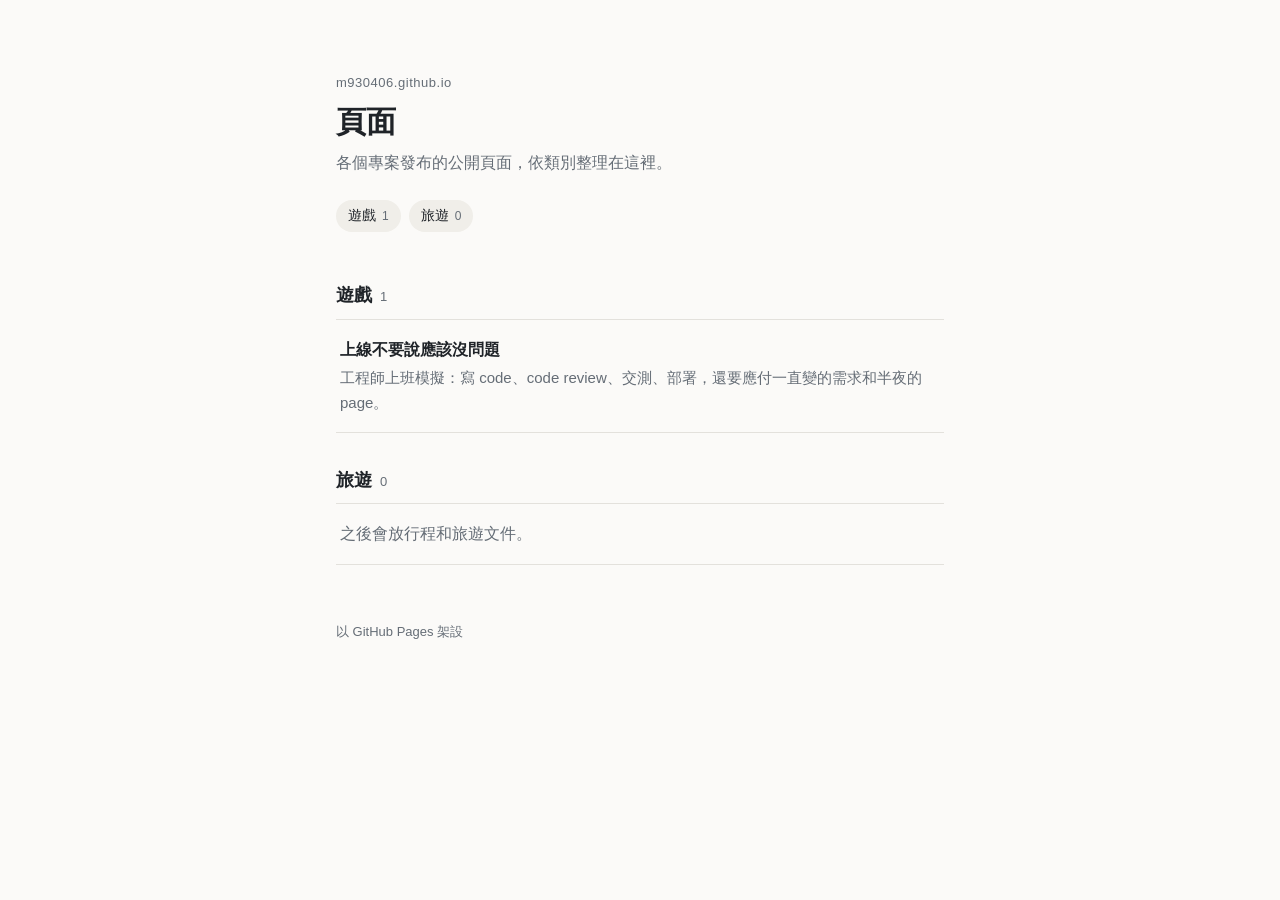
<file: index.html>
<!doctype html>
<html lang="zh-Hant-TW">
<head>
<meta charset="utf-8">
<meta name="viewport" content="width=device-width, initial-scale=1">
<meta name="robots" content="noindex">
<meta name="color-scheme" content="light dark">
<title>m930406</title>
<link rel="icon" href="data:image/svg+xml,%3Csvg xmlns='http://www.w3.org/2000/svg' viewBox='0 0 32 32'%3E%3Crect width='32' height='32' rx='8' fill='%232f6f5e'/%3E%3Cpath d='M9 22V13l7 6 7-6v9' fill='none' stroke='white' stroke-width='2.6' stroke-linecap='round' stroke-linejoin='round'/%3E%3C/svg%3E">
<style>
:root {
  --bg: #fbfaf8;
  --fg: #1f2328;
  --muted: #656d76;
  --line: #e3e1dc;
  --chip: #f0eee9;
  --accent: #2f6f5e;
}
@media (prefers-color-scheme: dark) {
  :root {
    --bg: #15171a;
    --fg: #e6e8eb;
    --muted: #9aa3ad;
    --line: #2c3036;
    --chip: #22262b;
    --accent: #7cc4ad;
  }
}
* { box-sizing: border-box; }
html { -webkit-text-size-adjust: 100%; scroll-behavior: smooth; }
body {
  margin: 0;
  background: var(--bg);
  color: var(--fg);
  font: 16px/1.7 -apple-system, BlinkMacSystemFont, "Segoe UI", "PingFang TC", "Noto Sans TC", "Microsoft JhengHei", sans-serif;
}
main { max-width: 640px; margin: 0 auto; padding: 72px 16px 48px; }
.eyebrow, footer { font-size: 13px; color: var(--muted); }
.eyebrow { letter-spacing: .04em; margin: 0 0 8px; }
h1 { font-size: 30px; line-height: 1.3; font-weight: 650; margin: 0 0 8px; }
.lede { color: var(--muted); margin: 0 0 24px; }

.cats { display: flex; flex-wrap: wrap; gap: 8px; margin: 0 0 16px; }
.cats a { display: inline-flex; align-items: center; gap: 6px; padding: 4px 12px; border-radius: 999px; background: var(--chip); color: inherit; text-decoration: none; font-size: 14px; }
.cats a:hover { color: var(--accent); }
.cats .n { font-size: 12px; color: var(--muted); }

.cat { padding-top: 32px; scroll-margin-top: 16px; }
.cat h2 { display: flex; align-items: baseline; gap: 8px; font-size: 18px; font-weight: 650; margin: 0 0 8px; }
.cat h2 .n { font-size: 13px; font-weight: 400; color: var(--muted); }

.pages { list-style: none; margin: 0; padding: 0; border-top: 1px solid var(--line); }
.pages li { border-bottom: 1px solid var(--line); }
.pages a { display: block; padding: 16px 4px; color: inherit; text-decoration: none; border-radius: 6px; }
.pages a:hover .name { color: var(--accent); }
.name { font-weight: 600; overflow-wrap: anywhere; }
.meta { font-size: 13px; color: var(--muted); margin-left: 8px; white-space: nowrap; }
.desc { display: block; color: var(--muted); font-size: 15px; margin-top: 2px; }
.pages .empty { padding: 16px 4px; color: var(--muted); }

a:focus-visible { outline: 2px solid var(--accent); outline-offset: 2px; }
footer { margin-top: 56px; }
</style>
</head>
<body>
<main>
  <p class="eyebrow">m930406.github.io</p>
  <h1>頁面</h1>
  <p class="lede">各個專案發布的公開頁面，依類別整理在這裡。</p>

  <nav class="cats" aria-label="分類">
    <a href="#games">遊戲 <span class="n">1</span></a>
    <a href="#travel">旅遊 <span class="n">0</span></a>
  </nav>

  <section class="cat" id="games" aria-labelledby="games-h">
    <h2 id="games-h">遊戲 <span class="n">1</span></h2>
    <ul class="pages">
      <li>
        <a href="games/oncall-sim/">
          <span class="name">上線不要說應該沒問題</span>
          <span class="desc">工程師上班模擬：寫 code、code review、交測、部署，還要應付一直變的需求和半夜的 page。</span>
        </a>
      </li>
    </ul>
  </section>

  <section class="cat" id="travel" aria-labelledby="travel-h">
    <h2 id="travel-h">旅遊 <span class="n">0</span></h2>
    <ul class="pages">
      <li class="empty">之後會放行程和旅遊文件。</li>
    </ul>
  </section>

  <footer>以 GitHub Pages 架設</footer>
</main>
</body>
</html>
</file>
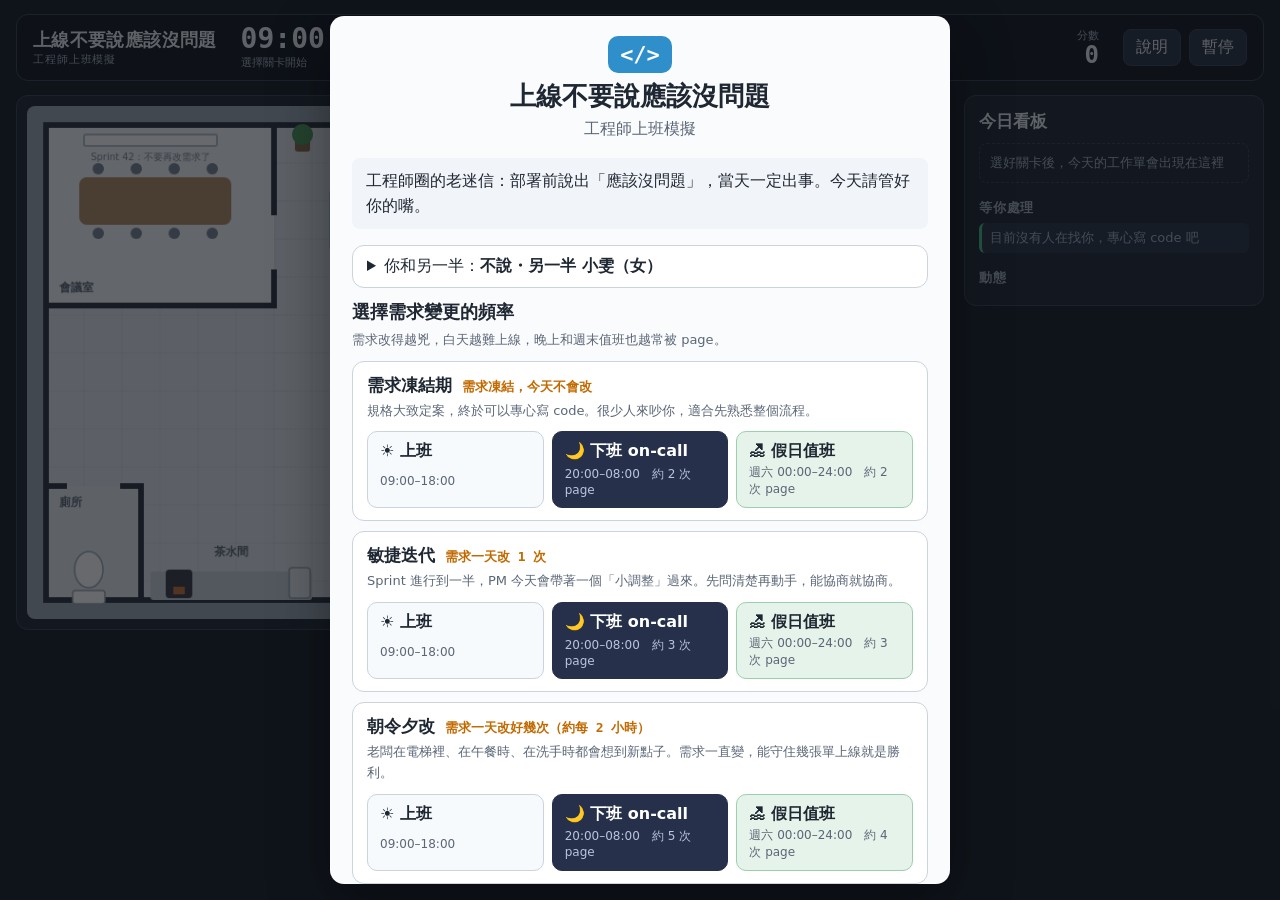
<file: should-be-fine/index.html>
<!doctype html>
<html lang="zh-Hant-TW">
<head>
<meta charset="utf-8">
<meta name="viewport" content="width=device-width, initial-scale=1">
<meta name="robots" content="noindex">
<meta http-equiv="refresh" content="0; url=../games/oncall-sim/">
<title>上線不要說應該沒問題</title>
<link rel="canonical" href="../games/oncall-sim/">
</head>
<body>
<p>遊戲搬家了：<a href="../games/oncall-sim/">上線不要說應該沒問題</a></p>
</body>
</html>
</file>
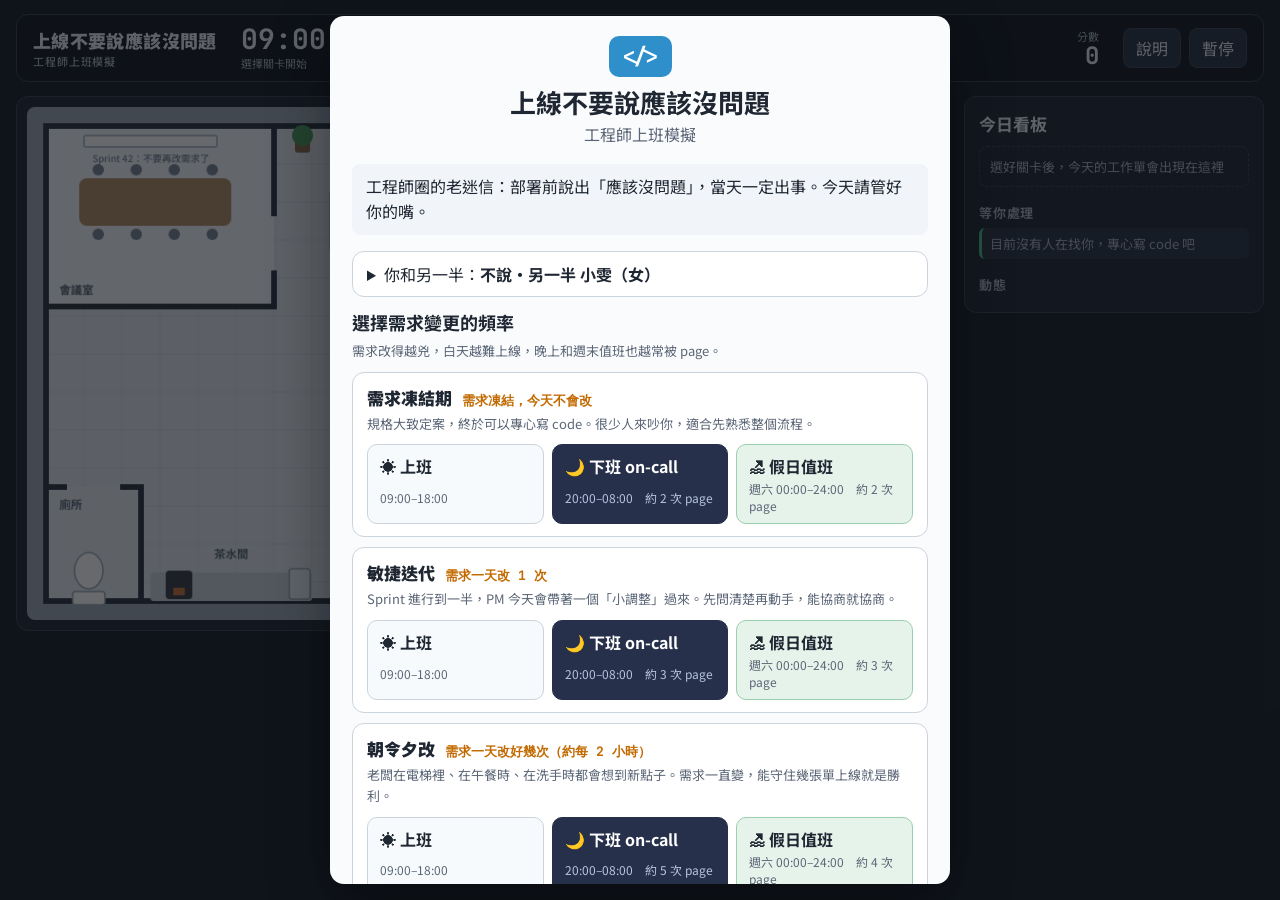
<file: games/oncall-sim/index.html>
<!doctype html>
<html lang="zh-Hant">
<head>
<meta charset="utf-8">
<meta name="viewport" content="width=device-width, initial-scale=1, viewport-fit=cover">
<meta name="robots" content="noindex">
<title>上線不要說應該沒問題｜工程師上班模擬</title>
<meta name="description" content="工程師上班模擬遊戲：寫 code、code review、交測、部署、處理線上告警，還要應付一直變的需求。">
<meta name="theme-color" content="#151A23">
<link rel="icon" href="data:image/svg+xml,%3Csvg xmlns='http://www.w3.org/2000/svg' viewBox='0 0 64 64'%3E%3Crect width='64' height='64' rx='14' fill='%232F8FCB'/%3E%3Ctext x='32' y='42' font-size='28' font-family='monospace' font-weight='700' text-anchor='middle' fill='white'%3E%26lt;/%26gt;%3C/text%3E%3C/svg%3E">
<link rel="preconnect" href="https://fonts.googleapis.com">
<link rel="preconnect" href="https://fonts.gstatic.com" crossorigin>
<link rel="stylesheet" href="https://fonts.googleapis.com/css2?family=Noto+Sans+TC:wght@400;500;700;900&family=JetBrains+Mono:wght@500;700&display=swap">
<link rel="stylesheet" href="style.css">
</head>
<body>
<div class="app">
  <header class="hud">
    <div class="brand">上線不要說應該沒問題<small id="lvLabel">工程師上班模擬</small></div>
    <div class="clockbox"><div class="clock" id="clock">09:00</div><div class="sub" id="left">選擇關卡開始</div></div>
    <div class="meters">
      <div class="meter"><div class="lab"><span>精神</span><span id="vEn">100%</span></div><div class="bar"><i id="bEn"></i></div></div>
      <div class="meter"><div class="lab"><span>膀胱</span><span id="vBl">15%</span></div><div class="bar"><i id="bBl"></i></div></div>
      <div class="meter small"><div class="lab"><span>肚子</span></div><div class="val" id="vHu">還好</div></div>
    </div>
    <div class="hot" id="hotChip" hidden></div>
    <div class="scorebox"><div class="lab">分數</div><div class="score" id="score">0</div><div id="scoreDelta"></div></div>
    <div class="hbtns"><button class="hbtn phone" id="btnPhone" hidden>📟 接 page</button><button class="hbtn leave" id="btnLeave" hidden>下班 🏃</button><button class="hbtn" id="btnWait" hidden>⏩ 等一下 (F)</button><button class="hbtn" id="btnHelp">說明</button><button class="hbtn" id="btnPause">暫停</button></div>
  </header>

  <main class="stage">
    <canvas id="cv" aria-label="辦公室平面圖"></canvas>
  </main>

  <aside class="side">
    <section><h2 id="boardTitle">今日看板</h2><div id="board" class="board"></div></section>
    <section><h3>等你處理</h3><ul id="todo" class="todo"></ul></section>
    <section><h3>動態</h3><ul id="feed" class="feed"></ul></section>
  </aside>
</div>

<div class="ov" id="ov" hidden><div class="card" id="card" role="dialog" aria-modal="true"></div></div>

<script src="js/data.js"></script>
<script src="js/game.js"></script>
</body>
</html>
</file>
<file: games/oncall-sim/style.css>
:root {
  --bg: #1A202B;
  --panel: #232B38;
  --panel-2: #2C3545;
  --line: #3A4558;
  --ink: #E8ECF2;
  --ink-2: #A5B0C0;
  --accent: #4FC3F7;
  --ok: #4CC38A;
  --warn: #F0A020;
  --bad: #E5484D;
  --f-body: "Noto Sans TC", system-ui, -apple-system, "PingFang TC", "Microsoft JhengHei", sans-serif;
  --f-mono: "JetBrains Mono", ui-monospace, Menlo, Consolas, monospace;
  color-scheme: dark;
}
* { box-sizing: border-box; }
html, body { margin: 0; background: var(--bg); color: var(--ink); font-family: var(--f-body); }
body { padding: 14px max(16px, env(safe-area-inset-right)) 14px max(16px, env(safe-area-inset-left)); }
button { font: inherit; }
[hidden] { display: none !important; }

.app { max-width: 1500px; margin: 0 auto; display: grid; grid-template-columns: minmax(0, 1fr) 300px; gap: 14px; }

/* ---- HUD ---- */
.hud { grid-column: 1 / -1; display: flex; flex-wrap: wrap; align-items: center; gap: 10px 24px; background: #151A23; border: 1px solid var(--line); border-radius: 12px; padding: 10px 16px; }
.brand { font-weight: 900; font-size: 18px; letter-spacing: .02em; }
.brand small { display: block; font-weight: 500; font-size: 11px; color: var(--ink-2); letter-spacing: .08em; }
.clock { font-family: var(--f-mono); font-size: 28px; font-weight: 700; line-height: 1; }
.clockbox .sub { font-size: 11px; color: var(--ink-2); margin-top: 2px; }
.meters { display: flex; gap: 16px; align-items: center; flex: 1; min-width: 260px; }
.meter { min-width: 100px; flex: 1; max-width: 150px; }
.meter.small { flex: 0 0 auto; min-width: 54px; }
.meter .lab { display: flex; justify-content: space-between; font-size: 12px; color: var(--ink-2); }
.meter .lab span:last-child { font-family: var(--f-mono); color: var(--ink); }
.meter .val { font-weight: 700; font-size: 14px; }
.bar { position: relative; height: 8px; background: #2C3545; border-radius: 4px; overflow: hidden; margin-top: 4px; }
/* 精神條切成 10 節，被叫醒時一次扣一節以上 */
.bar::after { content: ""; position: absolute; inset: 0; background: repeating-linear-gradient(90deg, transparent 0 calc(10% - 2px), #151A23 calc(10% - 2px) 10%); pointer-events: none; }
.meter.hit .lab span:last-child { color: var(--bad); }
.meter.hit .bar { animation: hit .9s ease-out; }
@keyframes hit { 0%, 30% { box-shadow: 0 0 0 2px var(--bad); } 100% { box-shadow: 0 0 0 0 transparent; } }
@media (prefers-reduced-motion: reduce) { .meter.hit .bar { animation: none; } }
.bar i { display: block; height: 100%; width: 100%; background: var(--ok); transition: width .2s; }
.bar i.warn { background: var(--warn); }
.bar i.bad { background: var(--bad); }
.scorebox { text-align: right; }
.scorebox .lab { font-size: 11px; color: var(--ink-2); }
.score { font-family: var(--f-mono); font-size: 24px; font-weight: 700; line-height: 1; }
.hbtns { display: flex; gap: 8px; }
.hbtn { background: var(--panel-2); color: var(--ink); border: 1px solid var(--line); border-radius: 8px; padding: 7px 12px; cursor: pointer; }
.hbtn:hover { border-color: var(--accent); }
.hbtn.phone { background: #06A94D; border-color: #06A94D; font-weight: 700; }
.hbtn.phone.ring { background: var(--bad); border-color: var(--bad); animation: ring .6s infinite alternate; }
@keyframes ring { from { transform: rotate(-2deg) scale(1); } to { transform: rotate(2deg) scale(1.06); } }
@media (prefers-reduced-motion: reduce) { .hbtn.phone.ring { animation: none; } }

/* ---- 地圖 ---- */
.stage { position: relative; background: var(--panel); border: 1px solid var(--line); border-radius: 12px; padding: 10px; align-self: start; }
#cv { display: block; width: 100%; height: auto; aspect-ratio: 16 / 9; border-radius: 8px; touch-action: manipulation; }

/* ---- 右側面板 ---- */
.side { background: var(--panel); border: 1px solid var(--line); border-radius: 12px; padding: 12px 14px; align-self: start; max-height: calc(100vh - 120px); overflow: auto; }
.side h2 { font-size: 17px; margin: 2px 0 10px; }
.side h3 { font-size: 13px; color: var(--ink-2); margin: 16px 0 6px; letter-spacing: .06em; }
.board { display: grid; gap: 8px; }
.tk { background: var(--panel-2); border: 1px solid var(--line); border-left: 4px solid #7A8699; border-radius: 8px; padding: 7px 9px; }
.tk-top { display: flex; justify-content: space-between; align-items: center; font-size: 12px; }
.tk-top code { font-family: var(--f-mono); color: var(--ink-2); }
.tk .st { font-size: 11px; padding: 1px 7px; border-radius: 10px; background: #3A4558; }
.tk-title { font-size: 14px; margin-top: 2px; }
.tk-sub { font-size: 11px; color: var(--ink-2); margin-top: 3px; font-family: var(--f-mono); }
.tk-bar { height: 5px; background: #1A202B; border-radius: 3px; margin-top: 5px; overflow: hidden; }
.tk-bar i { display: block; height: 100%; background: var(--accent); }
.ver { font-size: 10px; background: var(--warn); color: #1A202B; padding: 0 5px; border-radius: 6px; font-weight: 700; }
.chg { font-size: 10px; background: var(--bad); color: #fff; padding: 0 5px; border-radius: 6px; font-weight: 700; }
.s-dev { border-left-color: var(--accent); }
.s-review, .s-qa { border-left-color: var(--warn); }
.s-review .st, .s-qa .st { background: var(--warn); color: #1A202B; }
.s-testing { border-left-color: #8C7AE6; }
.s-ready { border-left-color: var(--ok); }
.s-ready .st { background: var(--ok); color: #10241A; }
.s-done { opacity: .55; border-left-color: var(--ok); }
.todo, .feed { list-style: none; margin: 0; padding: 0; }
.todo li { font-size: 13px; padding: 6px 8px; border-radius: 6px; background: var(--panel-2); margin-bottom: 5px; border-left: 3px solid var(--warn); }
.todo li.u { border-left-color: var(--bad); background: #3A2429; }
.todo li.none { border-left-color: var(--ok); color: var(--ink-2); }
.feed li { font-size: 12px; padding: 4px 0; border-bottom: 1px dashed var(--line); color: var(--ink-2); }
.feed li time { font-family: var(--f-mono); margin-right: 6px; color: #7A8699; }
.feed li.g { color: #8FDDB4; }
.feed li.b { color: #F3A0A3; }

/* ---- 對話框 ---- */
.ov { position: fixed; inset: 0; background: rgba(10, 13, 19, .62); display: flex; align-items: center; justify-content: center; padding: 16px; z-index: 10; }
.card { background: #FAFBFC; color: #1F2733; width: min(620px, 100%); max-height: calc(100vh - 32px); overflow: auto; border-radius: 14px; padding: 20px 22px; box-shadow: 0 20px 60px rgba(0, 0, 0, .4); }
.card h1 { font-size: 26px; margin: 6px 0 2px; }
.card h4 { font-size: 18px; margin: 8px 0 10px; }
.card p { line-height: 1.6; }
.who { display: flex; align-items: center; gap: 8px; font-size: 14px; }
.who .badge { color: #fff; font-size: 12px; font-weight: 700; padding: 3px 8px; border-radius: 6px; }
.who .when { margin-left: auto; font-family: var(--f-mono); color: #7A8699; font-size: 12px; }
.stepn { font-size: 12px; color: #7A8699; margin-top: 6px; }
.body { font-size: 15px; line-height: 1.6; }
.body small, .card small { color: #5B6677; }
.quote { background: #FFF5D6; border-left: 4px solid var(--warn); padding: 8px 12px; border-radius: 6px; }
pre.code { background: #1B212B; color: #E3E8EE; font-family: var(--f-mono); font-size: 13px; line-height: 1.55; padding: 12px 14px; border-radius: 8px; overflow-x: auto; margin: 8px 0 12px; }
ul.mono { font-family: var(--f-mono); font-size: 13px; background: #1B212B; color: #FFB3B5; padding: 10px 14px 10px 30px; border-radius: 8px; line-height: 1.7; }
.opts { display: grid; gap: 8px; margin-top: 8px; }
.opt { text-align: left; background: #fff; color: #1F2733; border: 1.5px solid #CBD3DD; border-radius: 10px; padding: 10px 12px; cursor: pointer; line-height: 1.45; display: flex; gap: 10px; align-items: flex-start; flex-wrap: wrap; }
.opt b { flex: 1 1 100%; font-weight: 700; }
.opt small { flex: 1 1 100%; color: #5B6677; }
.opt:hover:not(:disabled) { border-color: #2F8FCB; background: #F0F8FD; }
.opt:disabled { cursor: default; opacity: .8; }
.opt:disabled:not(.right):not(.wrong) { opacity: .45; }
.opt.right, .chk.right { border-color: var(--ok); background: #E6F6EE; opacity: 1; }
.opt.wrong, .chk.wrong { border-color: var(--bad); background: #FCEAEA; opacity: 1; }
.k { font-family: var(--f-mono); font-size: 11px; background: #E3E8EE; color: #5B6677; border-radius: 4px; padding: 1px 6px; flex: 0 0 auto; margin-top: 1px; }
.opt b + small { margin-top: -6px; }
.checks { display: grid; gap: 6px; margin-top: 8px; }
.chk { display: flex; gap: 10px; align-items: center; border: 1.5px solid #CBD3DD; border-radius: 10px; padding: 9px 12px; cursor: pointer; background: #fff; }
.chk input { width: 18px; height: 18px; accent-color: #2F8FCB; }
.fb { margin-top: 12px; padding: 10px 12px; border-radius: 8px; line-height: 1.55; font-size: 14px; }
.fb.g { background: #E6F6EE; }
.fb.b { background: #FCEAEA; }
.acts { display: flex; gap: 10px; flex-wrap: wrap; margin-top: 14px; }
.btn { background: #E3E8EE; color: #1F2733; border: 0; border-radius: 10px; padding: 10px 18px; font-weight: 700; cursor: pointer; }
.btn.primary { background: #2F8FCB; color: #fff; }
.btn:hover { filter: brightness(1.06); }
.btn:focus-visible, .opt:focus-visible, .lvbtn:focus-visible { outline: 3px solid #F0A020; outline-offset: 2px; }

.title { text-align: center; }
.logo { display: inline-block; font-family: var(--f-mono); font-weight: 700; font-size: 22px; background: #2F8FCB; color: #fff; padding: 6px 12px; border-radius: 10px; }
.tag { color: #5B6677; margin: 0; }
.lead { background: #F1F4F8; padding: 10px 14px; border-radius: 8px; }
.lvs { display: grid; gap: 10px; }
.hint { font-size: 13px; color: #5B6677; margin: -4px 0 10px; }
.lvbox { border: 1.5px solid #CBD3DD; background: #fff; border-radius: 12px; padding: 12px 14px; }
.lvhead { display: flex; flex-wrap: wrap; align-items: baseline; gap: 4px 10px; }
.lvname { font-weight: 900; font-size: 17px; }
.lvfreq { font-family: var(--f-mono); font-size: 13px; color: #C26A00; font-weight: 700; }
.lvdesc { font-size: 13px; color: #5B6677; line-height: 1.5; margin: 4px 0 10px; }
.lvbtns { display: grid; grid-template-columns: repeat(3, 1fr); gap: 8px; }
.lvbtn { text-align: left; border: 1.5px solid #CBD3DD; background: #F7FAFC; border-radius: 10px; padding: 9px 12px; cursor: pointer; display: grid; gap: 2px; color: #1F2733; }
.lvbtn small { font-size: 12px; color: #5B6677; }
.lvbtn:hover { border-color: #2F8FCB; background: #F0F8FD; }
.lvbtn.night { background: #26304A; border-color: #26304A; color: #fff; }
.lvbtn.night small { color: #B8C4E0; }
.lvbtn.night:hover { background: #31406A; }
@media (max-width: 560px) { .lvbtns { grid-template-columns: 1fr; } }
.fine { font-size: 12px; color: #7A8699; margin-top: 14px; }
.tlist, .rules { padding-left: 20px; margin: 6px 0; }
.tlist li, .rules li { margin: 3px 0; }
.tlist code { font-family: var(--f-mono); background: #E3E8EE; padding: 0 5px; border-radius: 4px; }
.result { display: flex; align-items: center; gap: 18px; background: #F1F4F8; border-radius: 10px; padding: 12px 16px; }
.result .big { font-family: var(--f-mono); font-size: 44px; font-weight: 700; color: #2F8FCB; }
.stats { width: 100%; border-collapse: collapse; margin-top: 12px; font-size: 14px; }
.stats td { padding: 6px 4px; border-bottom: 1px solid #E3E8EE; }
.stats td:last-child { text-align: right; font-family: var(--f-mono); }

@media (max-width: 1000px) {
  .app { grid-template-columns: minmax(0, 1fr); }
  .side { max-height: none; }
  .board { grid-template-columns: repeat(auto-fill, minmax(200px, 1fr)); }
}
@media (max-width: 600px) {
  body { padding: 8px 16px; }
  .hud { gap: 8px 14px; padding: 8px 12px; }
  .brand { font-size: 15px; }
  .clock { font-size: 22px; }
  .meters { order: 5; flex-basis: 100%; }
  .stage { padding: 4px; }
  .card { padding: 16px; }
}
.tk-empty { font-size: 13px; color: var(--ink-2); padding: 10px; border: 1px dashed var(--line); border-radius: 8px; }
.life { display: grid; grid-template-columns: 1fr 1fr; gap: 6px; margin-bottom: 8px; }
.life span { font-size: 12px; background: var(--panel-2); border: 1px solid var(--line); border-radius: 6px; padding: 5px 8px; color: var(--ink-2); }
.life span.ok { color: #8FDDB4; border-color: #2F6B4E; }
.tk.hot { border-left-color: var(--bad); }
.tk.big { border-left-color: #8C7AE6; }
.due { font-size: 12px; margin-top: 3px; color: var(--warn); font-weight: 700; }
.due.late { color: var(--bad); }
.hbtn.leave { background: var(--ok); border-color: var(--ok); color: #10241A; font-weight: 700; }
.stats small { color: #5B6677; }
.stats td:last-child small { font-family: var(--f-body); }
.card code { font-family: var(--f-mono); background: #E3E8EE; padding: 0 5px; border-radius: 4px; }
.stats tr.txt td:last-child { font-family: var(--f-body); }
.lvbtn.weekend { background: #E6F3EA; border-color: #9CCFAE; }
.lvbtn.weekend:hover { background: #D6ECDD; }
.fine a { color: #2F8FCB; }
.hot { font-family: var(--f-mono); font-weight: 700; font-size: 15px; padding: 6px 12px; border-radius: 8px; background: #3A2E1A; color: var(--warn); border: 1px solid var(--warn); }
.hot.bad { background: #3A2429; color: #FF8A8E; border-color: var(--bad); animation: hotpulse 1s infinite alternate; }
@keyframes hotpulse { from { opacity: 1; } to { opacity: .55; } }
@media (prefers-reduced-motion: reduce) { .hot.bad { animation: none; } }
.due.heavy { color: #B9A6F5; }
.life span.low { color: #FF8A8E; border-color: var(--bad); }
/* 分數跳動 */
.scorebox { position: relative; }
#scoreDelta { position: absolute; right: 0; top: 100%; font-family: var(--f-mono); font-weight: 700; font-size: 14px; opacity: 0; pointer-events: none; }
#scoreDelta.up { color: var(--ok); }
#scoreDelta.down { color: #FF8A8E; }
#scoreDelta.show { animation: pop 1.4s ease-out; }
@keyframes pop { 0% { opacity: 1; transform: translateY(-6px); } 70% { opacity: 1; } 100% { opacity: 0; transform: translateY(6px); } }
@media (prefers-reduced-motion: reduce) { #scoreDelta.show { animation: none; opacity: 1; } }
/* 扣分明細 */
.ledger { margin-top: 12px; border: 1px solid #E3E8EE; border-radius: 10px; padding: 8px 12px; }
.ledger summary { cursor: pointer; font-weight: 700; color: #B42318; }
.ledger ul { list-style: none; padding: 0; margin: 8px 0 0; max-height: 220px; overflow: auto; }
.ledger li { display: flex; gap: 8px; font-size: 13px; padding: 4px 0; border-bottom: 1px dashed #E3E8EE; }
.ledger li time { font-family: var(--f-mono); color: #7A8699; }
.ledger li b { margin-left: auto; font-family: var(--f-mono); color: #B42318; }
/* 角色設定 */
.setup { margin: 4px 0 12px; border: 1.5px solid #CBD3DD; border-radius: 12px; padding: 10px 14px; background: #fff; }
.setup summary { cursor: pointer; }
.setrow { display: flex; align-items: center; gap: 12px; margin: 10px 0; flex-wrap: wrap; }
.setrow > span, .setrow > label { min-width: 84px; font-weight: 700; font-size: 14px; }
.seg { display: inline-flex; border: 1.5px solid #CBD3DD; border-radius: 8px; overflow: hidden; }
.seg button { border: 0; background: #F7FAFC; padding: 6px 14px; cursor: pointer; color: #1F2733; }
.seg button + button { border-left: 1px solid #CBD3DD; }
.seg button[aria-pressed="true"] { background: #2F8FCB; color: #fff; font-weight: 700; }
.setrow input { border: 1.5px solid #CBD3DD; border-radius: 8px; padding: 6px 10px; font: inherit; width: 160px; }
.setrow input { background: #fff; color: #1F2733; }
</file>
